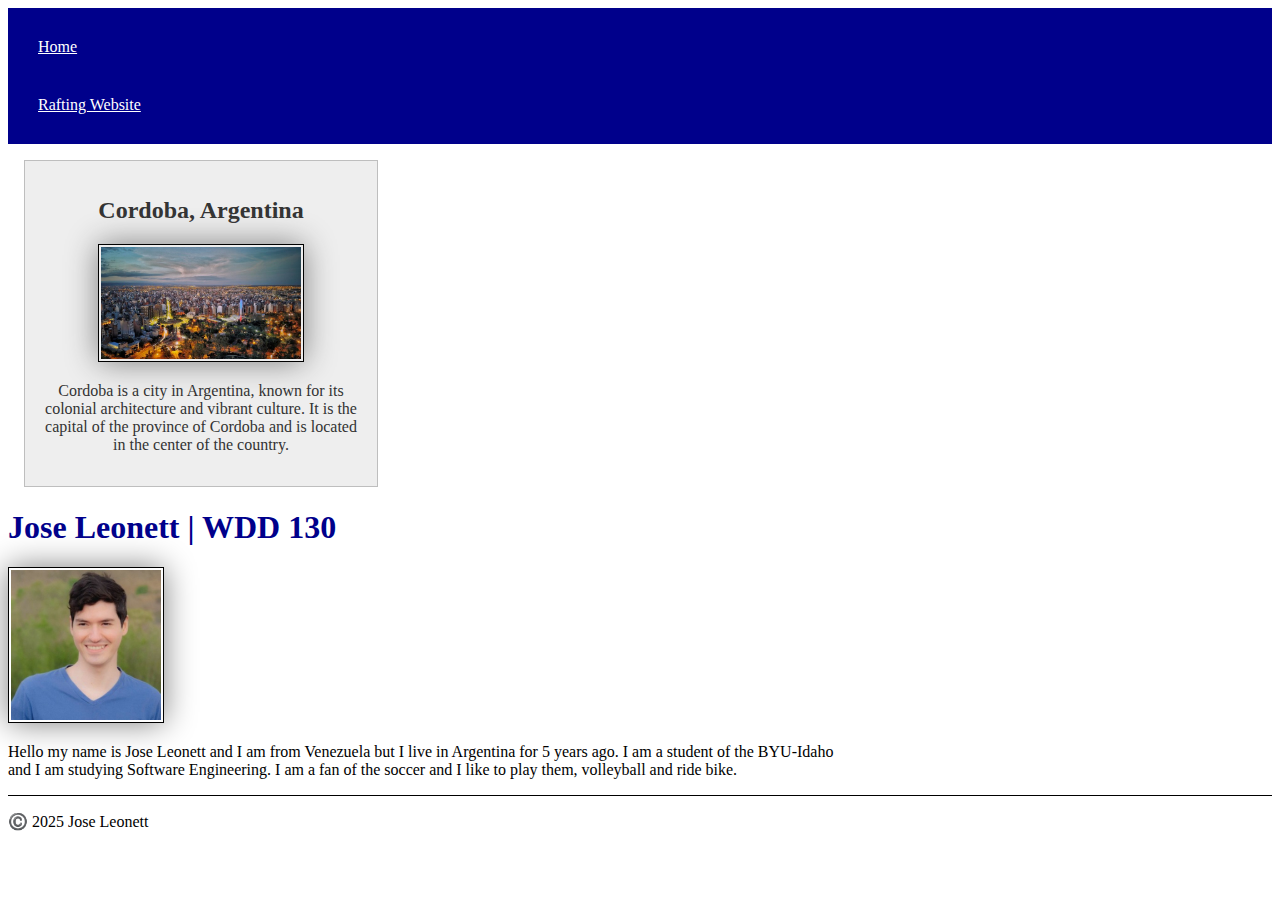
<file: wdd130/index.html>
<!DOCTYPE html>
<html lang="en-US">
<head>
    <meta charset="UTF-8">
    <meta name="viewport" content="width=device-width, initial-scale=1.0">
    <title>Jose Leonett | WDD 130</title>
    <meta name="description" content="Jose Leonett's BYU-Idaho WDD 130 home page">
    <meta name="author" content="Jose Leonett">
    <link rel="stylesheet" href="styles/styles.css">
</head>
<body>
    <header>
        <nav>
            <a href="#">Home</a>
            <a href="wwr/">Rafting Website</a>
        </nav>
    </header>
    <main>
        <aside>
            <h2>Cordoba, Argentina</h2>
            <img src="images/cordoba.jpg" alt="Cordoba city">
            <p>Cordoba is a city in Argentina, known for its colonial architecture and vibrant culture. It is the capital of the province of Cordoba and is located in the center of the country.</p>
        </aside>
        <h1>Jose Leonett | WDD 130</h1>
        <img src="images/profile.jpeg" alt="profile picture" width="200">
        <p>Hello my name is Jose Leonett and I am from Venezuela but I live in Argentina for 5 years ago. I am a student of the BYU-Idaho and I am studying Software Engineering. I am a fan of the soccer and I like to play them, volleyball and ride bike.</p>
    </main>
    <footer>
        <p>©️ 2025 Jose Leonett</p>
    </footer>    
</body>
</html>
</file>
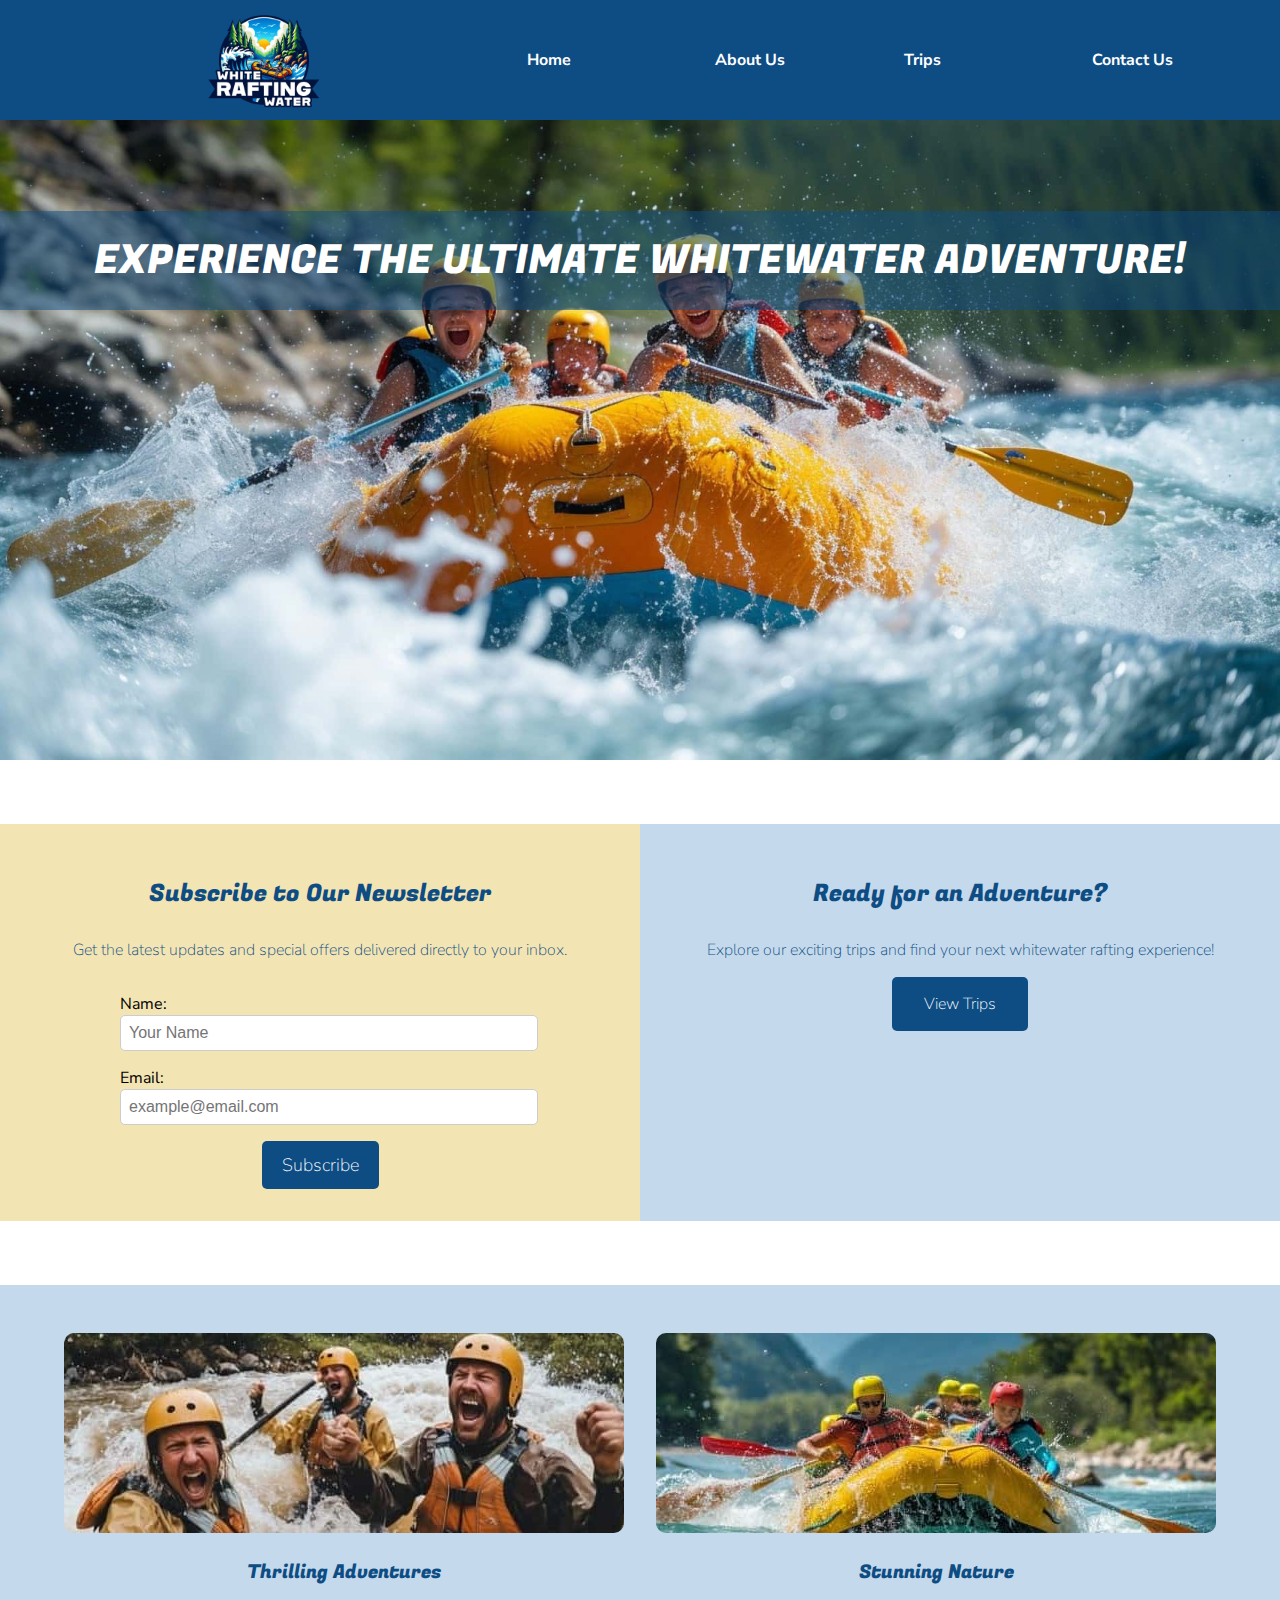
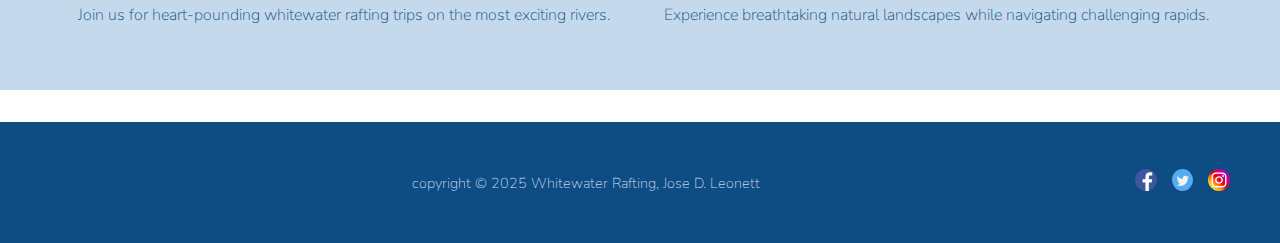
<file: wdd130/wwr/index.html>
<!DOCTYPE html>
<html lang="en-US">
  <head>
    <meta charset="UTF-8">
    <meta name="viewport" content="width=device-width, initial-scale=1.0">
    <title>Whitewater Rafting | Home</title>
    <meta
      name="description"
      content="Discover thrilling whitewater rafting adventures and subscribe to our newsletter for exclusive offers."
    >
    <meta name="author" content="Whitewater Rafting">
    <link rel="stylesheet" href="styles/rafting.css">
    <link rel="preconnect" href="https://fonts.googleapis.com">
    <link rel="preconnect" href="https://fonts.gstatic.com" crossorigin>
    <link
      href="https://fonts.googleapis.com/css2?family=Fugaz+One&family=Nunito+Sans:ital,opsz,wght@0,6..12,200..1000;1,6..12,200..1000&display=swap"
      rel="stylesheet">
  </head>
  <body>
    <header>
      <img src="images/wwr_logo.png" alt="Whitewater Rafting Logo">
      <nav>
        <a href="index.html">Home</a>
        <a href="about.html">About Us</a>
        <a href="trips.html">Trips</a>
        <a href="contact.html">Contact Us</a>
      </nav>
    </header>

    <main>
      <section class="hero hero-section">
        <img src="images/home_hero.jpg" alt="Rafting Adventure Hero Image">
        <h1>EXPERIENCE THE ULTIMATE WHITEWATER ADVENTURE!</h1>
      </section>

      <div class="home-highlights">
        <section class="newsletter-signup">
          <h2>Subscribe to Our Newsletter</h2>
          <p>
            Get the latest updates and special offers delivered directly to your
            inbox.
          </p>
          <form action="#" method="post">
            <div class="form-group">
              <label for="newsletter-name">Name:</label>
              <input
                type="text"
                id="newsletter-name"
                name="name"
                required
                placeholder="Your Name">
            </div>
            <div class="form-group">
              <label for="newsletter-email">Email:</label>
              <input
                type="email"
                id="newsletter-email"
                name="email"
                required
                placeholder="example@email.com">
            </div>
            <button type="submit" class="submit-button">Subscribe</button>
          </form>
        </section>

        <section class="cta">
          <h2>Ready for an Adventure?</h2>
          <p>
            Explore our exciting trips and find your next whitewater rafting
            experience!
          </p>
          <a href="trips.html" class="submit-button">View Trips</a>
        </section>
      </div>

      <section class="grid-section">
        <div class="grid-item">
          <img src="images/rafting_experience.jpg" alt="Thrilling Rafting">
          <h3>Thrilling Adventures</h3>
          <p>
            Join us for heart-pounding whitewater rafting trips on the most
            exciting rivers.
          </p>
        </div>
        <div class="grid-item">
          <img src="images/rafting_nature.jpg" alt="Scenic Landscapes">
          <h3>Stunning Nature</h3>
          <p>
            Experience breathtaking natural landscapes while navigating
            challenging rapids.
          </p>
        </div>
      </section>
    </main>

    <footer>
      <p>copyright &copy; 2025 Whitewater Rafting, Jose D. Leonett</p>
      <nav class="social-links">
        <a href="https://www.facebook.com">
          <img
            class="social-media-icons"
            src="images/facebook_icon.svg"
            alt="Facebook icon">
        </a>
        <a href="https://twitter.com">
          <img
            class="social-media-icons"
            src="images/twitter_icon.svg"
            alt="Twitter icon">
        </a>
        <a href="https://www.instagram.com">
          <img
            class="social-media-icons"
            src="images/instagram_icon.svg"
            alt="Instagram icon">
        </a>
      </nav>
    </footer>
  </body>
</html>
</file>
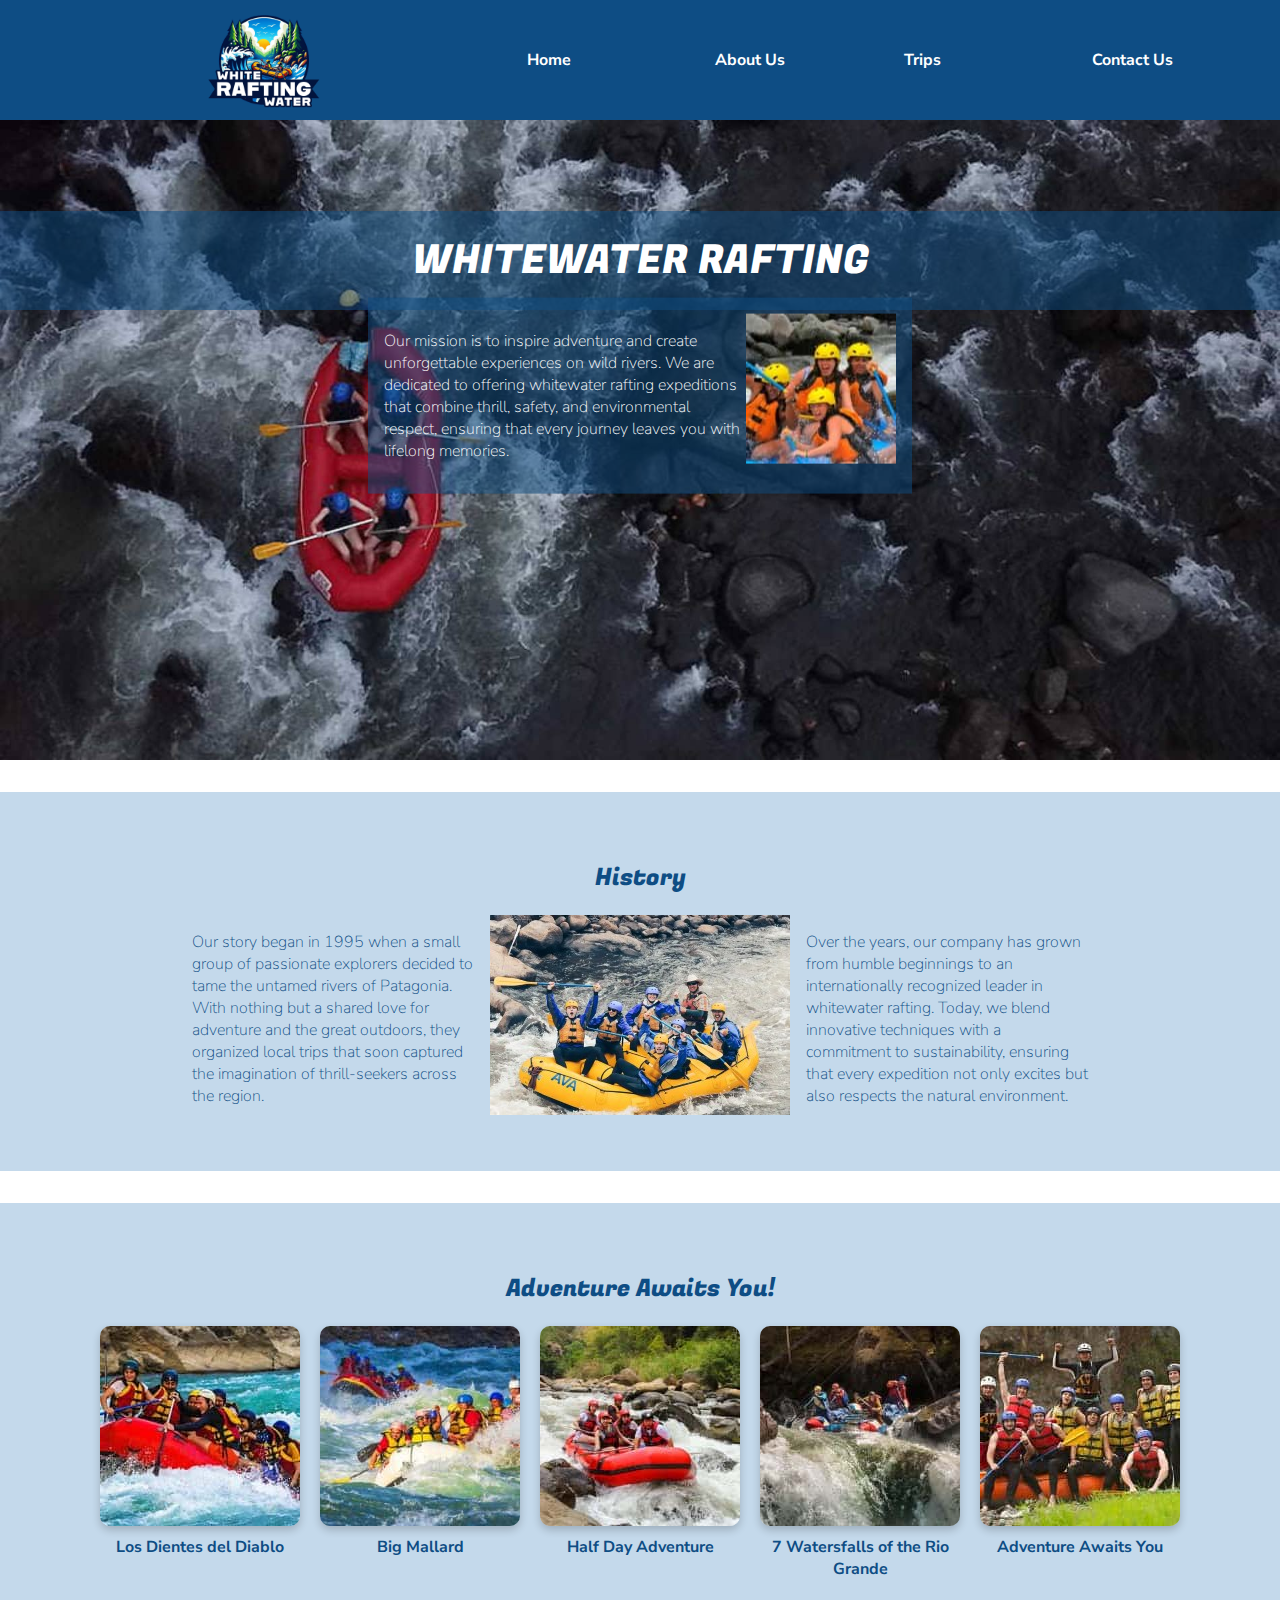
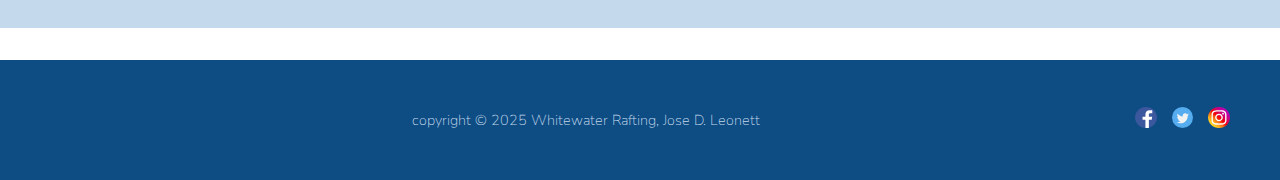
<file: wdd130/wwr/about.html>
<!DOCTYPE html>
<html lang="en-US">
  <head>
    <meta charset="UTF-8">
    <meta name="viewport" content="width=device-width, initial-scale=1.0">
    <title>Whitewater Rafting | About Us</title>
    <meta name="description" content="Explore thrilling whitewater rafting adventures and our rich history. Join us for an unforgettable experience.">
    <meta name="author" content="Whitewater Rafting">
    <link rel="stylesheet" href="styles/rafting.css">
    <link rel="preconnect" href="https://fonts.googleapis.com">
    <link rel="preconnect" href="https://fonts.gstatic.com" crossorigin>
    <link href="https://fonts.googleapis.com/css2?family=Fugaz+One&family=Nunito+Sans:ital,opsz,wght@0,6..12,200..1000;1,6..12,200..1000&display=swap" rel="stylesheet">
  </head>
  <body>
    <header>
      <img src="images/wwr_logo.png" alt="Whitewater Rafting Logo">
      <nav>
        <a href="index.html">Home</a>
        <a href="about.html">About Us</a>
        <a href="trips.html">Trips</a>
        <a href="contact.html">Contact Us</a>
      </nav>
    </header>
    <main>
      <div class="hero">
        <img src="images/about_background_hero.jpg" alt="Background hero image">
        <h1>WHITEWATER RAFTING</h1>
        <article>
          <h2 class="hidden">Our Mission</h2>
          <img src="images/happy_client.jpg" alt="Happy client portrayal">
          <p>
            Our mission is to inspire adventure and create unforgettable experiences on wild rivers. We are dedicated to offering whitewater rafting expeditions that combine thrill, safety, and environmental respect, ensuring that every journey leaves you with lifelong memories.
          </p>
        </article>
      </div>
      <section>
        <h2>History</h2>
        <div class="history-container">
          <p>
            Our story began in 1995 when a small group of passionate explorers decided to tame the untamed rivers of Patagonia. With nothing but a shared love for adventure and the great outdoors, they organized local trips that soon captured the imagination of thrill-seekers across the region.
          </p>
          <img src="images/history.webp" alt="Man rafting">
          <p>
            Over the years, our company has grown from humble beginnings to an internationally recognized leader in whitewater rafting. Today, we blend innovative techniques with a commitment to sustainability, ensuring that every expedition not only excites but also respects the natural environment.
          </p>
        </div>
      </section>
      <section>
        <h2>Adventure Awaits You!</h2>
        <div class="image-gallery">
          <figure>
            <img src="images/adventure_awaits_1.jpg" alt="">
            <figcaption>Los Dientes del Diablo</figcaption>
          </figure>
          <figure>
            <img src="images/adventure_awaits_2.jpg" alt="">
            <figcaption>Big Mallard</figcaption>
          </figure>
          <figure>
            <img src="images/adventure_awaits_3.jpg" alt="">
            <figcaption>Half Day Adventure</figcaption>
          </figure>
          <figure>
            <img src="images/adventure_awaits_4.jpg" alt="">
            <figcaption>7 Watersfalls of the Rio Grande</figcaption>
          </figure>
          <figure>
            <img src="images/adventure_awaits_5.jpg" alt="">
            <figcaption>Adventure Awaits You</figcaption>
          </figure>
        </div>
      </section>
    </main>
    <footer>
      <p>copyright &copy; 2025 Whitewater Rafting, Jose D. Leonett</p>
      <nav class="social-links">
        <a href="https://www.facebook.com">
          <img class="social-media-icons" src="images/facebook_icon.svg" alt="Facebook icon">
        </a>
        <a href="https://twitter.com">
          <img class="social-media-icons" src="images/twitter_icon.svg" alt="Twitter icon">
        </a>
        <a href="https://www.instagram.com">
          <img class="social-media-icons" src="images/instagram_icon.svg" alt="Instagram icon">
        </a>
      </nav>
    </footer>
  </body>
</html>
</file>
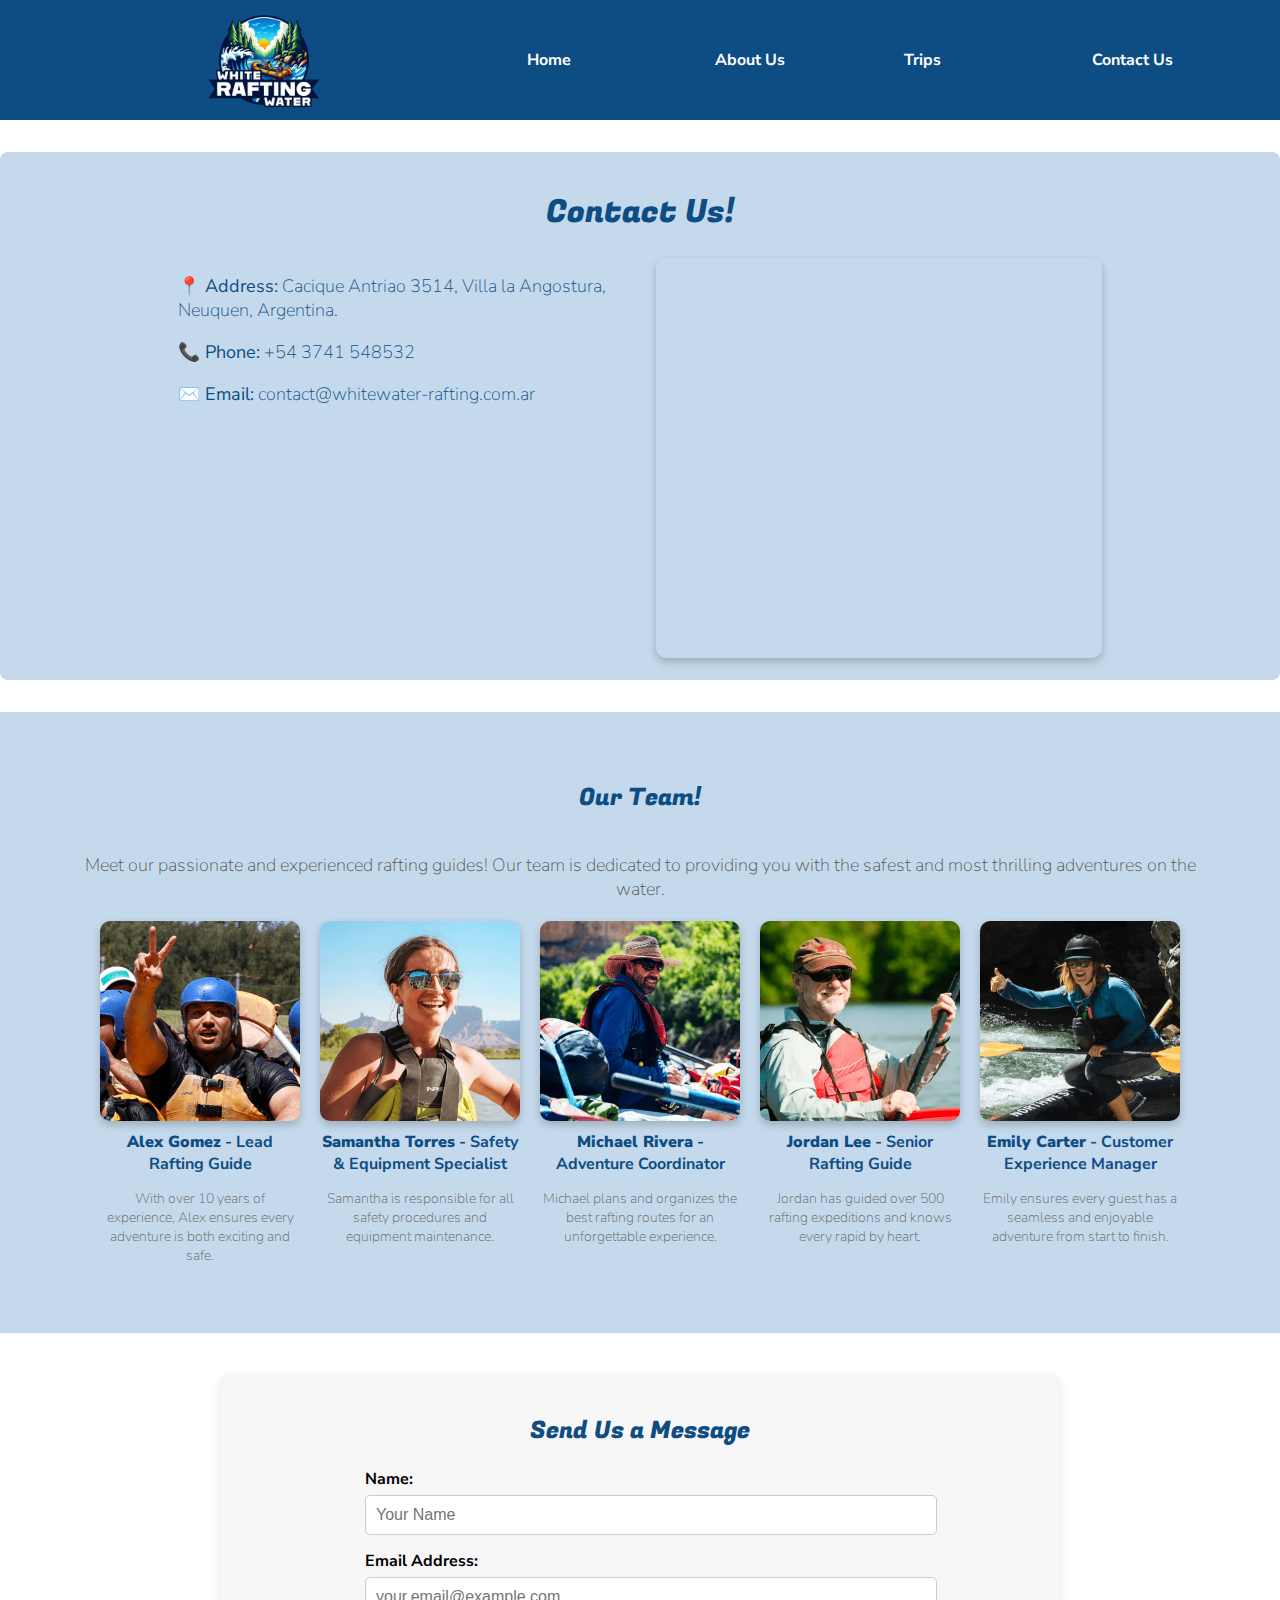
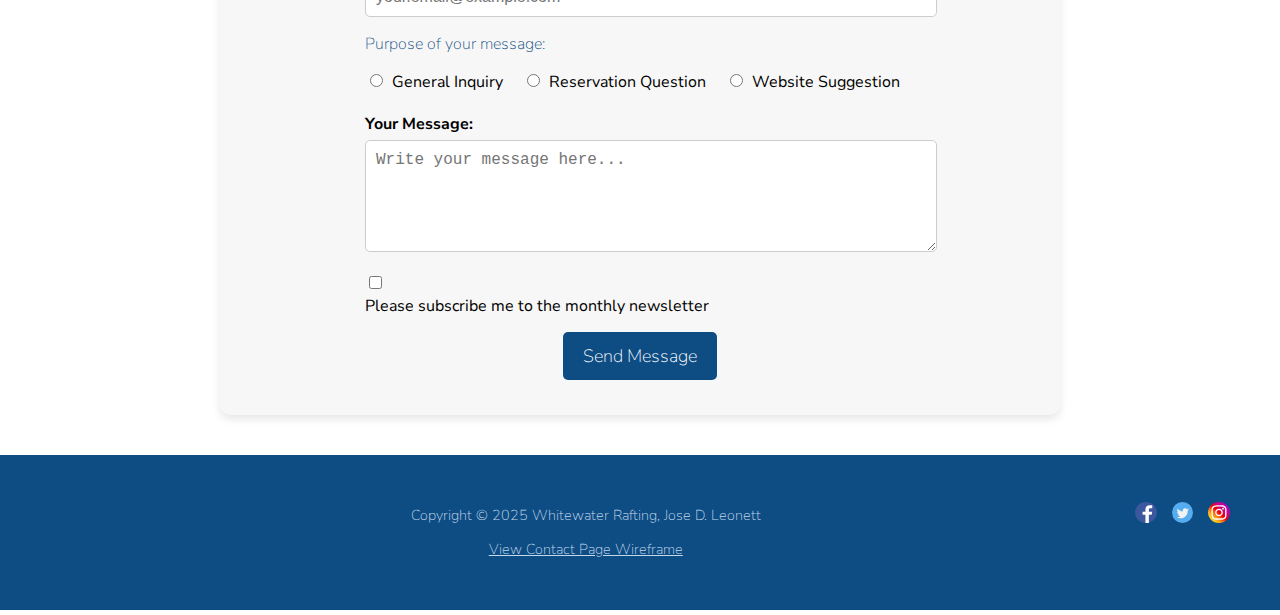
<file: wdd130/wwr/contact.html>
<!DOCTYPE html>
<html lang="en-US">
  <head>
    <meta charset="UTF-8">
    <meta name="viewport" content="width=device-width, initial-scale=1.0">
    <title>Whitewater Rafting | Contact Us</title>
    <meta name="description" content="Experience the thrill of whitewater rafting! Contact us and get ready for an unforgettable adventure on the best rivers.">
    <meta name="author" content="Whitewater Rafting">
    <link rel="stylesheet" href="styles/rafting.css">
    <link rel="preconnect" href="https://fonts.googleapis.com">
    <link rel="preconnect" href="https://fonts.gstatic.com" crossorigin>
    <link href="https://fonts.googleapis.com/css2?family=Fugaz+One&family=Nunito+Sans:ital,opsz,wght@0,6..12,200..1000;1,6..12,200..1000&display=swap" rel="stylesheet">
  </head>
  <body>
    <header>
      <img src="images/wwr_logo.png" alt="Whitewater Rafting Logo">
      <nav>
        <a href="index.html">Home</a>
        <a href="about.html">About Us</a>
        <a href="trips.html">Trips</a>
        <a href="contact.html">Contact Us</a>
      </nav>
    </header>
    <main>
      <section class="contact-section">
        <h1>Contact Us!</h1>
        <div class="contact-container">
          <div class="contact-info">
            <ul>
              <li>
                <strong>📍 Address:</strong>
                <span>Cacique Antriao 3514, Villa la Angostura, Neuquen, Argentina.</span>
              </li>
              <li>
                <strong>📞 Phone:</strong>
                <span>+54 3741 548532</span>
              </li>
              <li>
                <strong>✉️ Email:</strong>
                <span>contact@whitewater-rafting.com.ar</span>
              </li>
            </ul>
          </div>
      
          <div class="map-container">
            <iframe 
              src="https://www.google.com/maps/embed?pb=!1m17!1m12!1m3!1d3023.0855102720907!2d-71.67287092316661!3d-40.73814390676602!2m3!1f0!2f0!3f0!3m2!1i1024!2i768!4f13.1!3m2!1m1!2zNDDCsDQ0JzE3LjMiUyA3McKwNDAnMTMuMSJX!5e0!3m2!1ses!2sar!4v1739652687595!5m2!1ses!2sar" 
              allowfullscreen="" 
              loading="lazy"
              referrerpolicy="no-referrer-when-downgrade">
            </iframe>
          </div>
        </div>
      </section>

      <section class="team-section">
        <h2>Our Team!</h2>
        <p>Meet our passionate and experienced rafting guides! Our team is dedicated to providing you with the safest and most thrilling adventures on the water.</p>
      
        <div class="image-gallery">
          <figure>
            <img src="images/employee/employee_1.png" alt="Alex Gomez - Lead Guide">
            <figcaption><strong>Alex Gomez</strong> - Lead Rafting Guide</figcaption>
            <p>With over 10 years of experience, Alex ensures every adventure is both exciting and safe.</p>
          </figure>
      
          <figure>
            <img src="images/employee/employee_2.png" alt="Samantha Torres - Safety Specialist">
            <figcaption><strong>Samantha Torres</strong> - Safety & Equipment Specialist</figcaption>
            <p>Samantha is responsible for all safety procedures and equipment maintenance.</p>
          </figure>
      
          <figure>
            <img src="images/employee/employee_3.png" alt="Michael Rivera - Adventure Coordinator">
            <figcaption><strong>Michael Rivera</strong> - Adventure Coordinator</figcaption>
            <p>Michael plans and organizes the best rafting routes for an unforgettable experience.</p>
          </figure>
      
          <figure>
            <img src="images/employee/employee_4.png" alt="Jordan Lee - Senior Guide">
            <figcaption><strong>Jordan Lee</strong> - Senior Rafting Guide</figcaption>
            <p>Jordan has guided over 500 rafting expeditions and knows every rapid by heart.</p>
          </figure>
      
          <figure>
            <img src="images/employee/employee_5.png" alt="Emily Carter - Customer Experience Manager">
            <figcaption><strong>Emily Carter</strong> - Customer Experience Manager</figcaption>
            <p>Emily ensures every guest has a seamless and enjoyable adventure from start to finish.</p>
          </figure>
        </div>
      </section>

      <section class="contact-form-section">
        <h2>Send Us a Message</h2>
        <form>
          <div class="form-group">
            <label for="name">Name:</label>
            <input type="text" id="name" name="name" required placeholder="Your Name">
          </div>
          
          <div class="form-group">
            <label for="email">Email Address:</label>
            <input type="email" id="email" name="email" required placeholder="your.email@example.com">
          </div>
          
          <div class="form-group">
            <p>Purpose of your message:</p>
            <div class="radio-group">
              <label for="purpose-general">
                <input type="radio" id="purpose-general" name="purpose" value="General Inquiry" required>
                General Inquiry
              </label>
              <label for="purpose-reservation">
                <input type="radio" id="purpose-reservation" name="purpose" value="Reservation Question">
                Reservation Question
              </label>
              <label for="purpose-website">
                <input type="radio" id="purpose-website" name="purpose" value="Website Suggestion">
                Website Suggestion
              </label>
            </div>
          </div>
          
          <div class="form-group">
            <label for="message">Your Message:</label>
            <textarea id="message" name="message" rows="5" required placeholder="Write your message here..."></textarea>
          </div>
          
          <div class="form-group checkbox-group">
            <input type="checkbox" id="newsletter" name="newsletter">
            <label for="newsletter">Please subscribe me to the monthly newsletter</label>
          </div>
          
          <div class="form-group">
            <button type="submit" id="submit-button" class="submit-button">Send Message</button>
          </div>
        </form>
      </section>
    </main>
    
    <footer>
      <p>Copyright &copy; 2025 Whitewater Rafting, Jose D. Leonett</p>
      <nav class="social-links">
        <a href="https://www.facebook.com">
          <img class="social-media-icons" src="images/facebook_icon.svg" alt="Facebook icon">
        </a>
        <a href="https://twitter.com">
          <img class="social-media-icons" src="images/twitter_icon.svg" alt="Twitter icon">
        </a>
        <a href="https://www.instagram.com">
          <img class="social-media-icons" src="images/instagram_icon.svg" alt="Instagram icon">
        </a>
      </nav>
      <p>
        <a href="https://app.moqups.com/vlMVk9Zn8VXM72g0MK4A9CO3AP2Ziach/view/page/a9b9a339d" target="_blank">
          View Contact Page Wireframe
        </a>
      </p>
    </footer>
  </body>
</html>
</file>
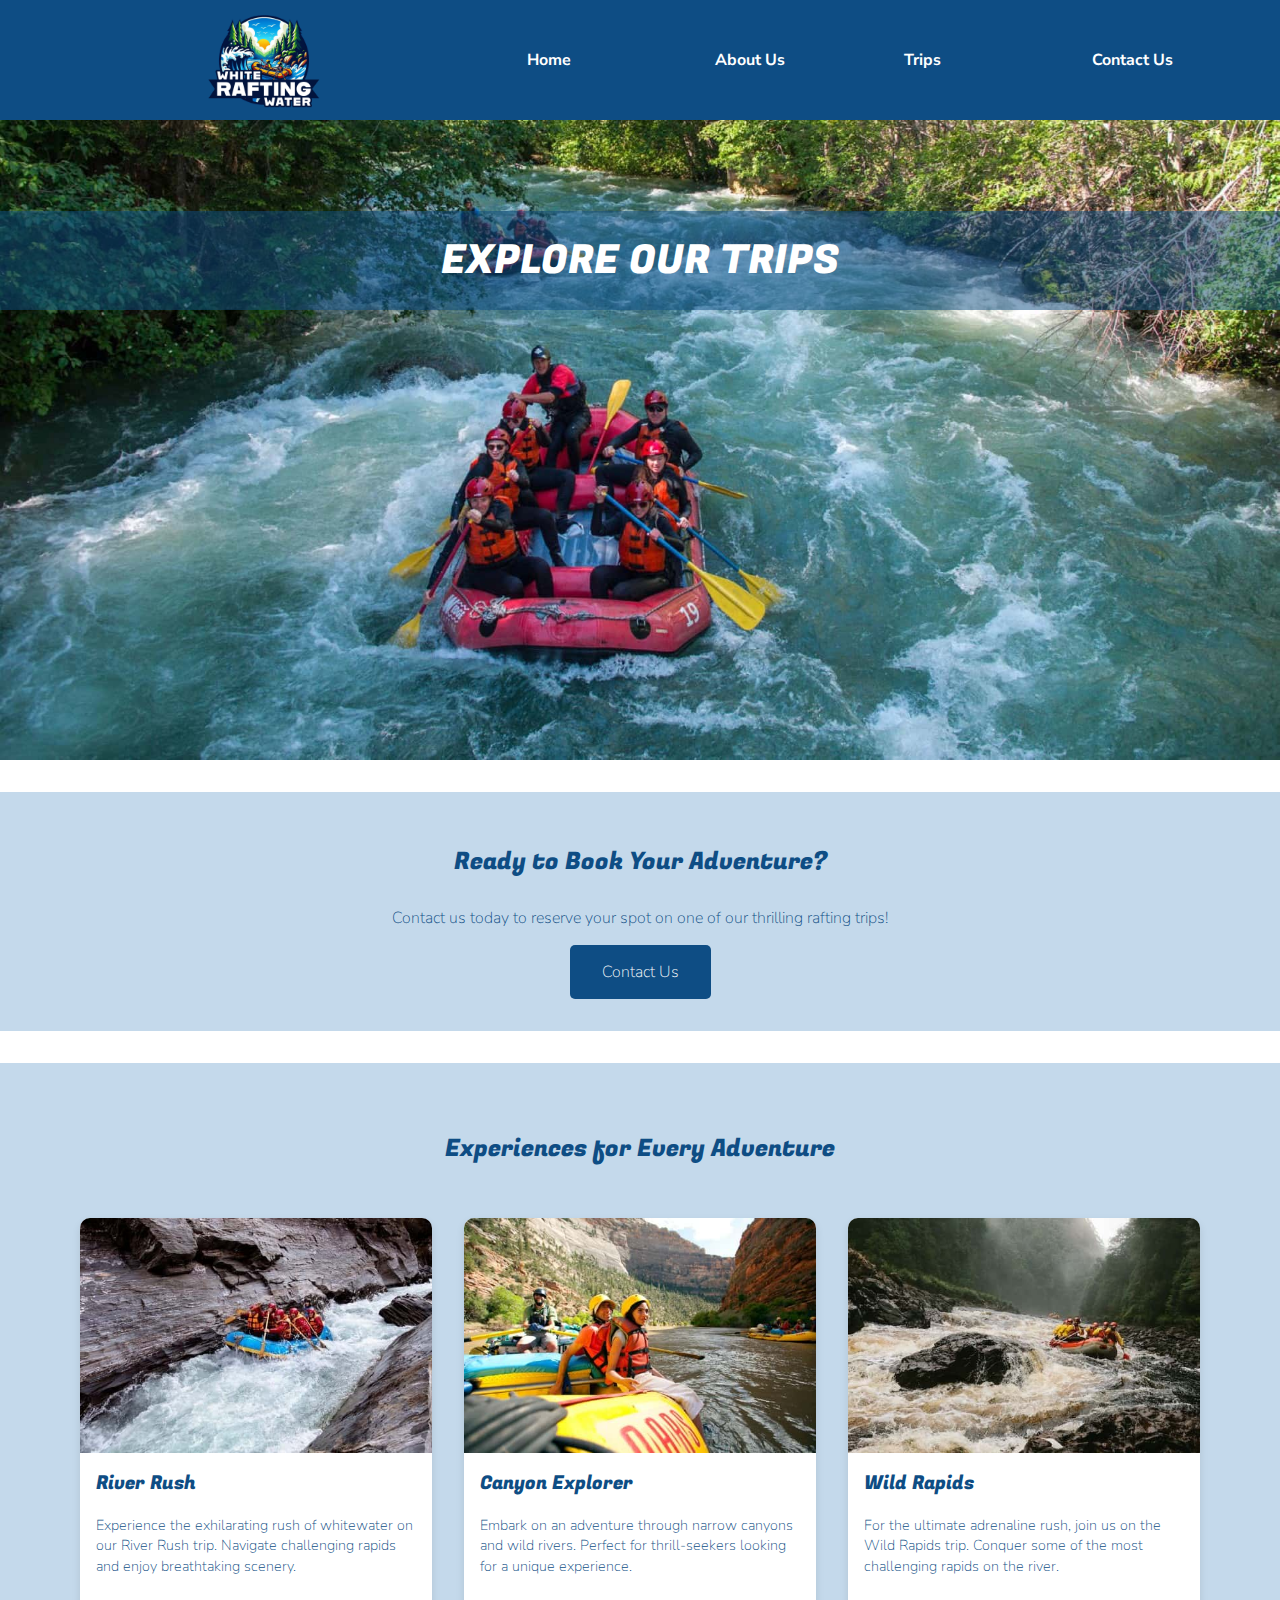
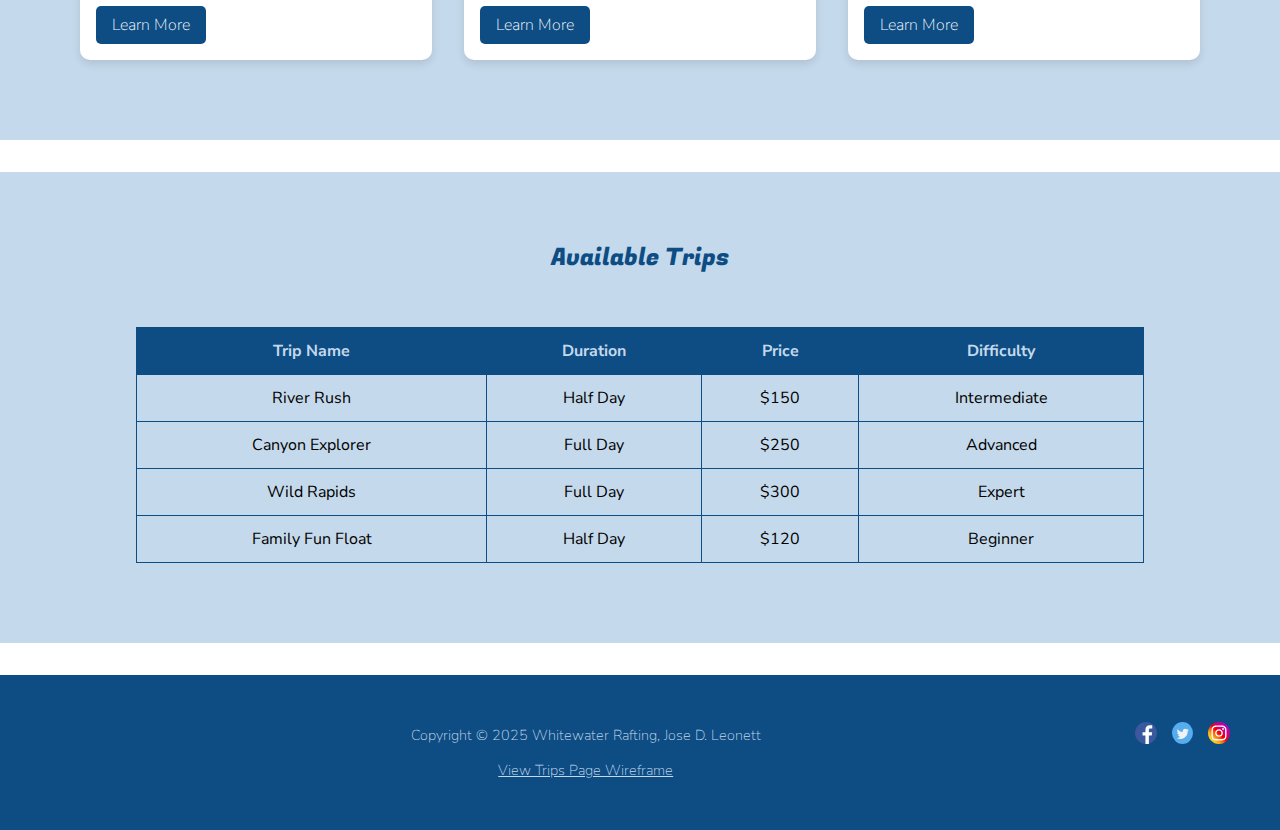
<file: wdd130/wwr/trips.html>
<!DOCTYPE html>
<html lang="en-US">
  <head>
    <meta charset="UTF-8">
    <meta name="viewport" content="width=device-width, initial-scale=1.0">
    <title>Whitewater Rafting | Trips</title>
    <meta
      name="description"
      content="Explore our thrilling whitewater rafting trips, adventures, and packages."
    >
    <meta name="author" content="Whitewater Rafting">
    <link rel="stylesheet" href="styles/rafting.css">
    <link rel="preconnect" href="https://fonts.googleapis.com">
    <link rel="preconnect" href="https://fonts.gstatic.com" crossorigin>
    <link 
      href="https://fonts.googleapis.com/css2?family=Fugaz+One&family=Nunito+Sans:ital,opsz,wght@0,6..12,200..1000;1,6..12,200..1000&display=swap" 
      rel="stylesheet"
    >
  </head>
  <body>
    <header>
      <img src="images/wwr_logo.png" alt="Whitewater Rafting Logo">
      <nav>
        <a href="index.html">Home</a>
        <a href="about.html">About Us</a>
        <a href="trips.html">Trips</a>
        <a href="contact.html">Contact Us</a>
      </nav>
    </header>

    <main>
      <section class="hero hero-section">
        <img src="images/trips_hero.jpg" alt="Rafting Adventure Trips">
        <h1>EXPLORE OUR TRIPS</h1>
      </section>

      <section class="cta">
        <h2>Ready to Book Your Adventure?</h2>
        <p>
          Contact us today to reserve your spot on one of our thrilling rafting trips!
        </p>
        <a href="contact.html" class="submit-button">Contact Us</a>
      </section>

      <section >
        <h2 >Experiences for Every Adventure</h2>
        <div class="trips-section">
            <article class="trip-description">
              <img src="images/trip1.jpg" alt="River Rush">
              <div class="trip-info">
                <h3>River Rush</h3>
                <p>
                  Experience the exhilarating rush of whitewater on our River Rush trip.
                  Navigate challenging rapids and enjoy breathtaking scenery.
                </p>
                <a href="contact.html" class="button">Learn More</a>
              </div>
            </article>
    
            <article class="trip-description">
              <img src="images/trip2.jpg" alt="Canyon Explorer">
              <div class="trip-info">
                <h3>Canyon Explorer</h3>
                <p>
                  Embark on an adventure through narrow canyons and wild rivers. Perfect
                  for thrill-seekers looking for a unique experience.
                </p>
                <a href="contact.html" class="button">Learn More</a>
              </div>
            </article>
    
            <article class="trip-description">
              <img src="images/trip3.jpg" alt="Wild Rapids">
              <div class="trip-info">
                <h3>Wild Rapids</h3>
                <p>
                  For the ultimate adrenaline rush, join us on the Wild Rapids trip.
                  Conquer some of the most challenging rapids on the river.
                </p>
                <a href="contact.html" class="button">Learn More</a>
              </div>
            </article>
        </div>
      </section>

      <section>
        <h2>Available Trips</h2>
        <table class="trip-table">
          <thead>
            <tr>
              <th>Trip Name</th>
              <th>Duration</th>
              <th>Price</th>
              <th>Difficulty</th>
            </tr>
          </thead>
          <tbody>
            <tr>
              <td>River Rush</td>
              <td>Half Day</td>
              <td>$150</td>
              <td>Intermediate</td>
            </tr>
            <tr>
              <td>Canyon Explorer</td>
              <td>Full Day</td>
              <td>$250</td>
              <td>Advanced</td>
            </tr>
            <tr>
              <td>Wild Rapids</td>
              <td>Full Day</td>
              <td>$300</td>
              <td>Expert</td>
            </tr>
            <tr>
              <td>Family Fun Float</td>
              <td>Half Day</td>
              <td>$120</td>
              <td>Beginner</td>
            </tr>
          </tbody>
        </table>
      </section>
    </main>

    <footer>
      <p>Copyright &copy; 2025 Whitewater Rafting, Jose D. Leonett</p>
      <nav class="social-links">
        <a href="https://www.facebook.com">
          <img class="social-media-icons" src="images/facebook_icon.svg" alt="Facebook icon">
        </a>
        <a href="https://twitter.com">
          <img class="social-media-icons" src="images/twitter_icon.svg" alt="Twitter icon">
        </a>
        <a href="https://www.instagram.com">
          <img class="social-media-icons" src="images/instagram_icon.svg" alt="Instagram icon">
        </a>
      </nav>
      <p>
        <a href="https://app.moqups.com/vlMVk9Zn8VXM72g0MK4A9CO3AP2Ziach/view/page/ae0ed8d2a" target="_blank">
          View Trips Page Wireframe
        </a>
      </p>
    </footer>
  </body>
</html>
</file>
<file: wdd130/styles/styles.css>
nav {
    background-color: darkblue;
    padding: 10px;
}

nav a {
    color: white;
    display: block;
    padding: 20px;
}

h1 {
    color: darkblue;
}

img {
    width: 150px;
    height: auto;
    border: 1px solid black;
    padding: 2px;
    box-shadow: 0 0 30px gray;
}

p {
    padding: 0;
}

main {
    max-width: 840px;
}

main img {
    width: 150px;
    height: auto;
}

aside {
    width: 20rem;
    margin: 1rem;
    border: 1px solid rgb(0 0 0 / 0.2);
    padding: 1rem;
    background-color: #eee;
    color: #333;
    text-align: center;
}

aside img {
    width: 200px;
    height: auto;
}

footer {
    margin-top: 15px;
    border-top: 1px solid #000;
}
</file>
<file: wdd130/wwr/styles/rafting.css>
:root {
    --primary-color: #0e4d84;
    --secondary-color: #ea7724;
    --accent1-color: #c4d9eb;
    --accent2-color: #f2e4b3;
    --heading-font-family: "Fugaz One", serif;
    --text-font-family: "Nunito Sans", serif;
  }
  
  body {
    margin: 0;
    padding: 0;
    font-family: var(--text-font-family);
    max-width: 100vw;
    background-color: #ffffff;
  }

  main {
    width: 100%;
  }
  
  h1, h2, h3, h4, h5, h6 {
    color: var(--primary-color);
    font-family: var(--heading-font-family);
    font-weight: 400;
    font-style: normal;
  }
  
  p, a, li, span, button, figure, figcaption {
    color: var(--primary-color);
    font-family: var(--text-font-family);
    font-weight: 100;
    font-style: normal;
  }
  
  header {
    display: grid;
    grid-template-columns: 0.7fr 1fr;
    align-items: center;
    justify-items: center;
    width: 100%;
    background-color: var(--primary-color);
  }
  
  header img {
    max-height: 120px;
    height: auto;
  }
  
  nav {
    display: flex;
    width: 100%;
  }
  
  nav a {
    width: 100%;
    text-decoration: none;
    color: white;
    font-weight: bold;
  }

  .hidden {
    display: none;
  }  
  
  .hero {
    position: relative;
    width: 100%;
  }
  
  .hero img {
    display: block;
    width: 100%;
    height: auto;
  }
  
  .hero h1 {
    position: absolute;
    top: 10%;
    left: 50%;
    width: 100%;
    transform: translateX(-50%);
    color: white;
    background-color: rgba(14, 77, 132, 0.5);
    padding: 0.5em 0px;
    font-size: 2.5rem;
    text-align: center;
  }
  
  .hero article {
    position: absolute;
    top: 40%;
    left: 50%;
    width: 40%;
    transform: translate(-50%, -40%);
    padding: 1em;
    background-color: rgba(14, 77, 132, 0.5);
  }
  
  .hero article p {
    color: white;
    text-align: left;
    max-width: 100%;
  }
  
  .hero article img {
    float: right;
    margin-left: 0px;
    max-width: 150px;
    height: auto;
  }

  .hero section {
      padding: 0px;
  }
  
  section {
    display: flex;
    flex-direction: column;
    align-items: center;
    background-color: var(--accent1-color);
    margin: 2em 0;
    padding: 3em 5em;
  }
  
  .history-container {
    display: grid;
    align-items: start;
    justify-items: center;
    grid-template-columns: 1fr 0.5fr 1fr;
    gap: 1em;
    width: 80%;

  }
  
  .history-container img {
    max-width: 500px;
    height: 200px;
    object-fit: cover;
  }
  
  .image-gallery {
    display: flex;
    flex-wrap: wrap;
    justify-content: center;
    gap: 20px;
    width: 100%;
    margin: 0 auto;
  }
  
  .image-gallery figure {
    max-width: 200px;
    text-align: center;
    margin: 0;
    display: flex;
    flex-direction: column;
    align-items: center;
  }
  
  .image-gallery img {
    width: 100%;
    height: 200px;
    object-fit: cover;
    border-radius: 10px;
    box-shadow: 0 4px 8px rgba(0, 0, 0, 0.2);
  }
  
  .image-gallery figcaption {
    font-weight: bold;
    margin-top: 10px;
  }
  
  .image-gallery figure p {
    font-size: 14px;
    color: #666;
  }
  
  .contact-section {
    max-width: 100%;
    margin: 2em auto;
    padding: 1em;
    background-color: var(--accent1-color);
    border-radius: 8px;
  }
  
  .contact-section h2 {
    text-align: center;
    margin-bottom: 1.5em;
  }
  
  .contact-container {
    display: flex;
    flex-wrap: wrap;
    gap: 2em;
    justify-content: center;
  }
  
  .contact-info {
    flex: 1;
    min-width: 280px;
  }
  
  .contact-info ul {
    list-style: none;
    padding: 0;
  }
  
  .contact-info li {
    margin-bottom: 1em;
    font-size: 18px;
  }
  
  .map-container {
    flex: 1;
    min-width: 300px;
  }
  
  .map-container iframe {
    width: 100%;
    height: 400px;
    border: 0;
    border-radius: 10px;
    box-shadow: 0 4px 8px rgba(0, 0, 0, 0.2);
  }  
  
  .team-section {
    max-width: 100%;
    margin: auto;
    text-align: center;
  }
  
  .team-section p {
    font-size: 18px;
    margin-bottom: 20px;
    color: #555;
  }
  
  .contact-form-section {
    max-width: 800px;
    margin: 40px auto;
    padding: 20px;
    background-color: #f7f7f7;
    border-radius: 10px;
    box-shadow: 0 4px 8px rgba(0, 0, 0, 0.1);
  }
  
  .contact-form-section h2 {
    text-align: center;
    margin-bottom: 20px;
  }
  
  .contact-form-section .form-group {
    margin-bottom: 15px;
  }
  
  .contact-form-section label {
    display: block;
    margin-bottom: 5px;
    font-weight: bold;
  }
  
  .contact-form-section input[type="text"],
  .contact-form-section input[type="email"],
  .contact-form-section textarea {
    width: 100%;
    padding: 10px;
    border: 1px solid #ccc;
    border-radius: 5px;
    font-size: 16px;
  }
  
  .contact-form-section input[type="radio"] {
    margin-right: 5px;
  }
  
  .contact-form-section .radio-group label {
    display: inline-block;
    margin-right: 15px;
    font-weight: normal;
  }
  
  .contact-form-section .checkbox-group label {
    display: flex;
    align-items: center;
    font-weight: normal;
  }
  
  .contact-form-section .checkbox-group input[type="checkbox"] {
    margin-right: 5px;
  }
  
  .contact-form-section .submit-button {
    background-color: var(--primary-color);
    color: #fff;
    border: none;
    padding: 12px 20px;
    border-radius: 5px;
    font-size: 18px;
    cursor: pointer;
    transition: background-color 0.3s ease;
    display: block;
    margin: 0 auto;
  }
  
  .contact-form-section .submit-button:hover {
    background-color: var(--secondary-color);
  }
  
  footer {
    display: grid;
    grid-template-columns: 1fr 0.1fr;
    align-items: center;
    background-color: var(--primary-color);
    padding: 3em;
    text-align: center;
    font-size: 0.9rem;
  }
  
  footer p a {
    color: var(--accent1-color);
    margin: 0.5em 0;
  }
  
  .social-links a {
    text-decoration: none;
    margin: 0 0.5em;
  }
  
  .social-media-icons {
    max-width: 30px;
    height: auto;
  }
  
  .hero h1 {
    position: absolute;
    top: 10%;
    left: 50%;
    transform: translateX(-50%);
    color: white;
    background-color: rgba(14, 77, 132, 0.5);
    padding: 0.5em 0px;
    font-size: 2.5rem;
    text-align: center;
  }

  .hero-section {
    padding: 0px;
    margin: 0px;
  }

.home-highlights {
    display: grid;
    grid-template-columns: repeat(auto-fit, minmax(300px, 1fr));
    gap: 0px;
    padding: 0px;
    margin: 2em 0;
  }
  
  .newsletter-signup {
    background-color: var(--accent2-color);
    padding: 2em;
    text-align: center;
  }
  
  .newsletter-signup h2 {
    margin-bottom: 0.5em;
  }
  
  .newsletter-signup form {
    display: inline-block;
    max-width: 400px;
    width: 100%;
  }
  
  .newsletter-signup .form-group {
    margin: 1em 0;
    display: flex;
    flex-direction: column;
    align-items: flex-start;
}
  
  .newsletter-signup input[type="text"],
  .newsletter-signup input[type="email"] {
    width: 100%;
    padding: 0.5em;
    border: 1px solid #ccc;
    border-radius: 5px;
    font-size: 1rem;
  }
  
  .cta {
    padding: 2em;
    text-align: center;
  }
  
  .cta h2 {
    margin-bottom: 0.5em;
  }
  
  .cta p {
    margin-bottom: 1em;
  }
  
  .cta .submit-button {
    padding: 1em 2em;
    text-decoration: none;
    display: inline-block;
    color: white;
    background-color: var(--primary-color);
    border: none;
    border-radius: 5px;
    font-size: 1rem;
    cursor: pointer;
    transition: background-color 0.3s ease;
  }
  
  .cta .submit-button:hover {
    background-color: var(--secondary-color);
  }
  
  .grid-section {
    display: grid;
    grid-template-columns: repeat(auto-fit, minmax(300px, 1fr));
    gap: 2em;
    padding: 3em 5%;
    background-color: var(--accent1-color);
  }
  
  .grid-item {
    text-align: center;
  }
  
  .grid-item img {
    width: 100%;
    height: 200px;
    object-fit: cover;
    border-radius: 10px;
  }
  
  footer {
    display: grid;
    grid-template-columns: 1fr 0.1fr;
    align-items: center;
    background-color: var(--primary-color);
    padding: 3em;
    text-align: center;
    font-size: 0.9rem;
  }
  
  footer p {
    color: var(--accent1-color);
    margin: 0.5em 0;
  }
  
  .social-links a {
    text-decoration: none;
    margin: 0 0.5em;
  }
  
  .social-media-icons {
    max-width: 30px;
    height: auto;
  }
  
  .submit-button {
    background-color: var(--primary-color);
    color: #fff;
    border: none;
    padding: 12px 20px;
    border-radius: 5px;
    font-size: 18px;
    cursor: pointer;
    transition: background-color 0.3s ease;
  }
  
  .submit-button:hover {
    background-color: var(--secondary-color);
  }

  .trips-section {
    display: grid;
    grid-template-columns: repeat(auto-fit, minmax(300px, 1fr));
    gap: 2em;
    padding: 2em 5%;
    background-color: var(--accent1-color);
    width: 100%;
  }
  
  .trip-description {
    background-color: #fff;
    border-radius: 10px;
    overflow: hidden;
    box-shadow: 0 4px 8px rgba(0, 0, 0, 0.1);
    display: flex;
    flex-direction: column;
  }
  
  .trip-description img {
    width: 100%;
    height: auto;
    object-fit: cover;
  }
  
  .trip-info {
    padding: 1em;
    flex: 1;
  }
  
  .trip-info h3 {
    margin-top: 0;
  }
  
  .trip-info p {
    font-size: 0.9rem;
    line-height: 1.4;
  }
  
  .trip-info .button {
    display: inline-block;
    margin-top: 1em;
    padding: 0.5em 1em;
    background-color: var(--primary-color);
    color: #fff;
    text-decoration: none;
    border-radius: 5px;
    transition: background-color 0.3s ease;
  }
  
  .trip-info .button:hover {
    background-color: var(--secondary-color);
  }
  
  .trip-table {
    width: 90%;
    margin: 2em auto;
    border-collapse: collapse;
  }
  
  .trip-table th,
  .trip-table td {
    border: 1px solid var(--primary-color);
    padding: 0.75em;
    text-align: center;
  }
  
  .trip-table th {
    background-color: var(--primary-color);
    color: var(--accent1-color);
  }
</file>
